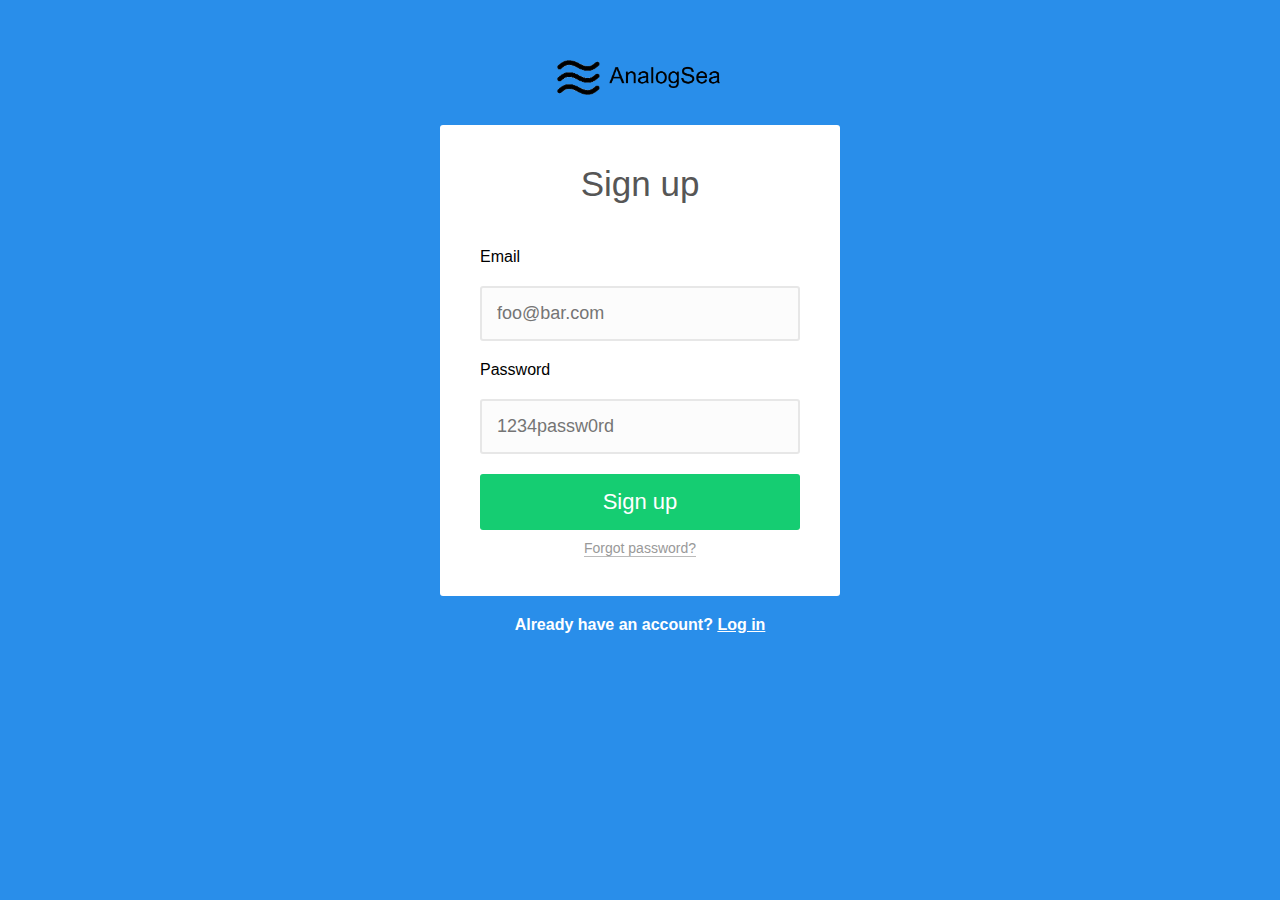
<file: analog-sea-master/index.html>
<!DOCTYPE html>
<html>
<head>
<title>AnalogSea</title>

<link rel="stylesheet" href="main.css" />

<!-- seo goodies -->

</head>
<body>

  <img class="logo" src="logo.png" alt="AnalogSea logo" />

  <!-- design note on this form: usually you want to put as little
  friction as possible in the experience of signing up. sure
  your marketers might want to know the customer's name, but
  if the customer doesn't fill out the form because they're
  sick of giving you info about themselves, that's not going
  to help you. This is to say, recognize that there can be
  a tension between getting data from a user and getting them
  to follow through and submit that data as easily and quickly
  as possible. -->
  <form class="signup-form" action="/signup" accept-charset="UTF-8" method="post">

    <legend>Sign up</legend>

    <label for="user-email">Email</label>
    <input type="email" placeholder="foo@bar.com" name="user-email" id="user_email" required/>

    <label for="user-password">Password</label>
    <input placeholder="1234passw0rd" label="false" type="password" name="user-password" id="user-password" required/>

    <button type="submit"/>Sign up</button>

    <p><a href="/forgot_password/new">Forgot password?</a></p>
  </form>

  <div class='footer'>
    <p>Already have an account? <a href="/login">Log in</a></p>
  </div>
</body>
</html>
</file>
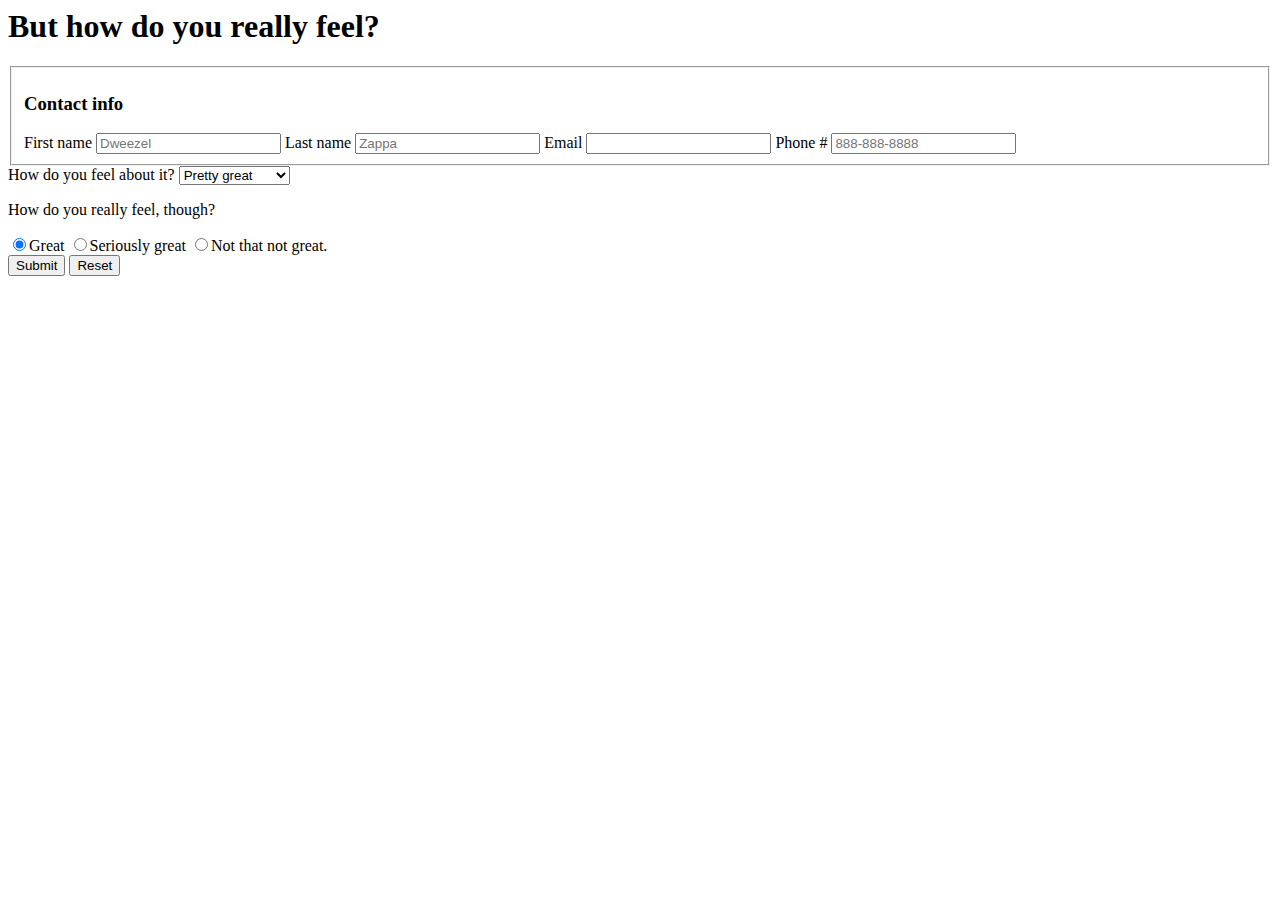
<file: forms/index.html>
<head>
  <link href="https://fonts.googleapis.com/css?family=Roboto" rel="stylesheet">
</head>
<body>
  <form class='demo-form' action="/some-server-endpoint" method='post'>
      <h1>But how do you really feel?</h1>
 
    <fieldset name="contact-info">
      <h3>Contact info</h3>
      <label for="first-name">First name</label>
        <input placeholder='Dweezel' type="text" name='first-name' id='first-name' />

      <label for="last-name">Last name</label>
      <input type="text" name='last-name' id='last-name' placeholder='Zappa' />

      <label for="email">Email</label>
      <input type="email" name='email' id='email' />

      <label for="phone" required>Phone #</label>
      <input type='tel' pattern='[0-9/-]*' name='phone' id='phone' placeholder="888-888-8888" title="A typical phone number" required/>
    </fieldset>
    <section>
      <label class="question" for="feelings">How do you feel about it?</label>
      <select name="feelings" id='feelings' required>
        <option value="0">Great </option>
        <option value="1" selected>Pretty great</option>
        <option value="2">Definitely great</option>
      </select>

        <p class="question">How do you really feel, though?</p>
        <input type="radio" name="feelings-2" id="ans-great-1" value="0" checked><label for="ans-great-1">Great</label>
        <input type="radio" name="feelings-2" id="ans-great-2" value="1"><label for="ans-great-2">Seriously great</label>
        <input type="radio" name="feelings-2" id="ans-great-3" value="2"><label for="ans-great-3">Not that not great.</label>
    </section>

    <button type='submit'>Submit</button>
    <button type='reset'>Reset</button>
  </form>
</body>
</file>
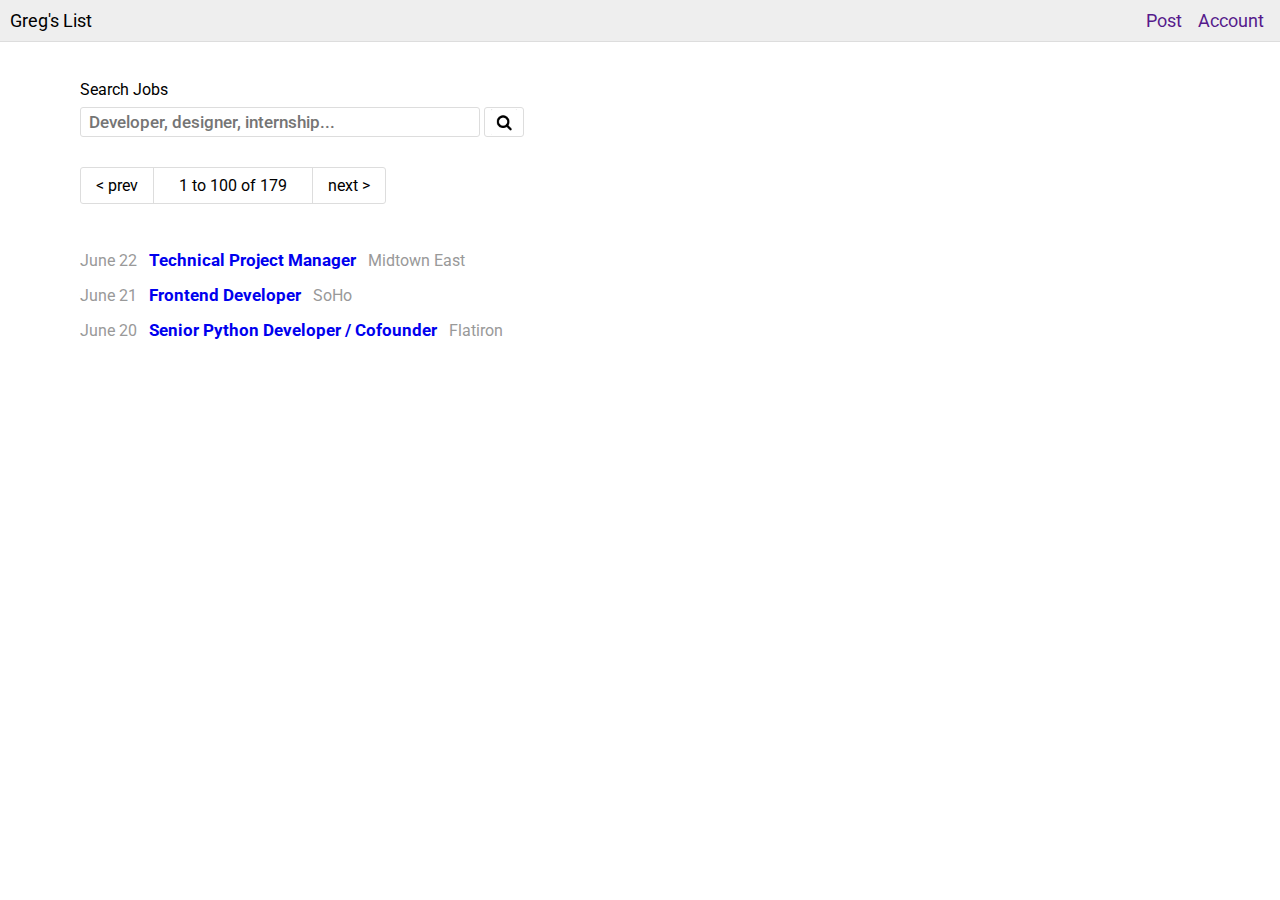
<file: gregs-list/index.html>
<!DOCTYPE html>
<html lang="en">
<head>
  <meta charset="UTF-8">
  <title>CSS Layout Example</title>

  <!-- Responsive viewport tag, tells small screens that it's responsive -->
  <meta name="viewport" content="width=device-width, initial-scale=1">

  <!-- Google Font -->
  <link href="https://fonts.googleapis.com/css?family=Roboto:400,700" rel="stylesheet">


  <!-- Stylesheet -->
  <link rel="stylesheet" href="css/index.css" />
</head>
<body>
  <header>
    <a class="rl-logo">
      <h1>Greg's List</h1>
    </a>
    <nav class="top-nav">
      <a href="" class="nav-link">Post</a>
      <a href="" class="nav-link">Account</a>
    </nav>
  </header>

  <section class="search-section">
    <form action="#">
      <label for="search">Search Jobs</label>
      <input type="text" id="search" placeholder="Developer, designer, internship..." />
      <button type="submit" class="search-button">
        <img src="images/magnifying-glass.png" class="magnifying-glass-icon">
      </button>
    </form>
  </section>

  <nav class="pages">
    <a class="pages-button">&lt; prev</a>
    <span class="pages-display">1 to 100 of 179</span>
    <a class="pages-button">next &gt;</a>
  </nav>

  <main>
    <ul class="listings">
      <li class="listing">
        <span class="listing-date">June 22</span>
        <a href="#" class="listing-title">Technical Project Manager</a>
        <span class="listing-location">Midtown East</span>
      </li>
      <li class="listing">
        <span class="listing-date">June 21</span>
        <a href="#" class="listing-title">Frontend Developer</a>
        <span class="listing-location">SoHo</span>
      </li>
      <li class="listing">
        <span class="listing-date">June 20</span>
        <a href="#" class="listing-title">Senior Python Developer / Cofounder</a>
        <span class="listing-location">Flatiron</span>
      </li>
    </ul>
  </main>
</body>
</html>
</file>
<file: analog-sea-master/main.css>
body {
    background: #298eea;
    font-family: 'Roboto', helvetica, sans-serif;
    padding: 0;
    margin: 0;
    padding-top: 60px;
}

body * {
    box-sizing: border-box;
}

.logo {
    display: block;
    height: 35px;
    width: auto;
    margin: 0 auto 30px;
}


.signup-form {
    margin: 0 auto;
    width: 400px;
    padding: 40px;
    border-radius: 3px;
    background: white;
}

.signup-form legend {
    text-align: center;
    font-weight: 300;
    color: #565656;
    margin: 0 auto 45px;
    font-size: 35px;
    line-height: 38px;
    letter-spacing: 0;
}

/* button ultimately ultimately gets a different background
color below, but because it largely overlaps with email/password
input styling, we include it in the same style block, then
override, below. */
input[type='email'],
input[type='password'],
button[type='submit'] {
    background: #fcfcfc;
    border: 2px solid #e7e7e7;
    margin: 20px auto;
    padding: 15px;
    width: 100%;
    display: block;
    border-radius: 3px;
    font-size: 18px;
    transition: opacity 0.4s;
    text-align: left;
    height: auto;
}

input[type='email']:focus,
input[type='password']:focus,
button[type='submit']:focus {
    border-color: #E7E7E7;
    box-shadow: none;
}

button[type='submit'] {
    color: white;
    background: #15CD72;
    border: 0;
    font-weight: 500;
    font-size: 22px;
    text-align: center;
    cursor: pointer;
    margin-bottom: 0;
    height: auto;
}

button:hover[type='submit'] {
    background-color: #0CB863;
    -webkit-transition: background 0.1s;
    -moz-transition: background 0.1s;
    -o-transition: background 0.1s;
    transition: background 0.1s;
}

.signup-form p {
    font-size: 14px;
    text-align: center;
    margin: 0;
    margin-top: 10px;
    color: #999;
}

.signup-form a {
    text-decoration: none;
    color: #999;
    border-bottom: 1px solid #bbb;
}

.signup-form a:hover {
    border-color: #999;
    color: #777;
}

/* footer */
.footer {
    text-align: center;
    color: white;
    margin: 20px auto;
    font-weight: 600;
    border: 0;
    padding: 0;
}

.footer a {
    color: white;
}

.footer a:hover { color: #E7F1F9 }

.footer p { margin-bottom: 40px }
</file>
<file: gregs-list/css/index.css>
* {
  box-sizing: border-box;
}

body {
  margin: 0; /* Tricky: override browser default */
  padding: 80px;

  font-family: "Roboto", sans-serif;
}

header {
  position: fixed;
  top: 0;
  left: 0;
  right: 0;
  padding: 10px;

  background-color: #EEEEEE;
  border-bottom: 1px solid #DDDDDD;
}

.top-nav {
  position: absolute;
  right: 10px;
  top: 10px;
}

.nav-link {
  font-size: 18px;
  padding: 0 6px;
}

/* Tricky / Interaction not obvious and not annotated, first :hover */
a {
  text-decoration: none;
}

a:hover {
  text-decoration: underline;
}

.rl-logo {
  display: inline-block;
  border-radius: 100%;
  font-weight: 800;
}

.rl-logo h1 {
  font-weight: normal;
  margin: 0;
  padding: 0;
  font-size: 18px;
}

.search-section {
  margin-bottom: 30px;
}

label {
  display: block;
  margin-bottom: 8px;
}

.search-section input {
  font-family: "Roboto", sans-serif;
  font-size: 17px;
  font-weight: 500;
  line-height: 30px;
  height: 30px;
  border: 1px solid #DDDDDD;
  border-radius: 3px;
  padding: 0 5px 0 8px;
  width: 400px;
}

.search-section button {
  font-size: 17px;
  height: 30px;
  background-color: white;
  border: 1px solid #DDDDDD;
  border-radius: 3px;
}

.pages {
  display: inline-block; /* Tricky, this could start wrapping!  */
  font-size: 0;
  margin-bottom: 30px;
  border: 1px solid #DDDDDD;
  border-radius: 3px;
}

.pages-button {
  font-size: 16px;
  display: inline-block;
  padding: 8px 15px;
  border-radius: 3px;
}

.pages-display {
  font-size: 16px;
  padding: 0 30px;
  padding: 8px 25px;
  border-left: 1px solid #DDDDDD;
  border-right: 1px solid #DDDDDD;
}

.listings {
  padding: 0;
}

.listing {
  list-style: none;
  margin-bottom: 15px;
}

.listing-date ,
.listing-location {
  color: #999;
}

.listing-title {
  font-weight: bold;
  font-size: 17px;
  margin-left: 8px;
  margin-right: 8px;
}

.search-button {
  vertical-align: bottom;
}

.star-icon, .magnifying-glass-icon {
  height: 100%;
}
</file>
